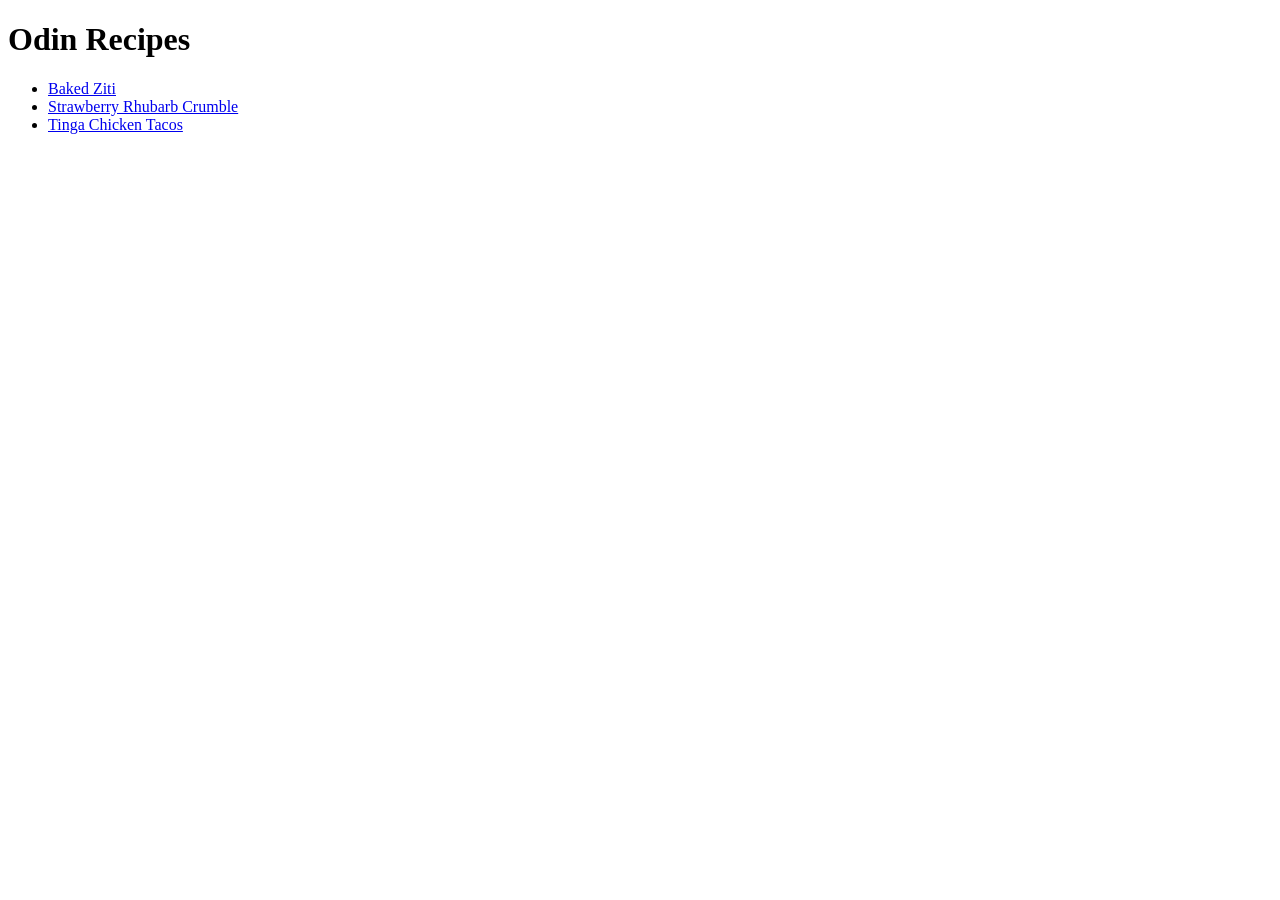
<file: index.html>
<!DOCTYPE html>
<html lang="en">
  <head>
    <meta charset="utf-8">
    <title>Odin Recipes</title>
  </head>

  <body>
    <h1>Odin Recipes</h1>
    <ul>
      <li><a href="recipes/baked-ziti.html">Baked Ziti</a></li>
      <li><a href="recipes/strawberry-rhubarb-crumble.html">Strawberry Rhubarb Crumble</a></li>
      <li><a href="recipes/tinga-chicken-tacos.html">Tinga Chicken Tacos</a></li>
    </ul>
  </body>
</html>
</file>
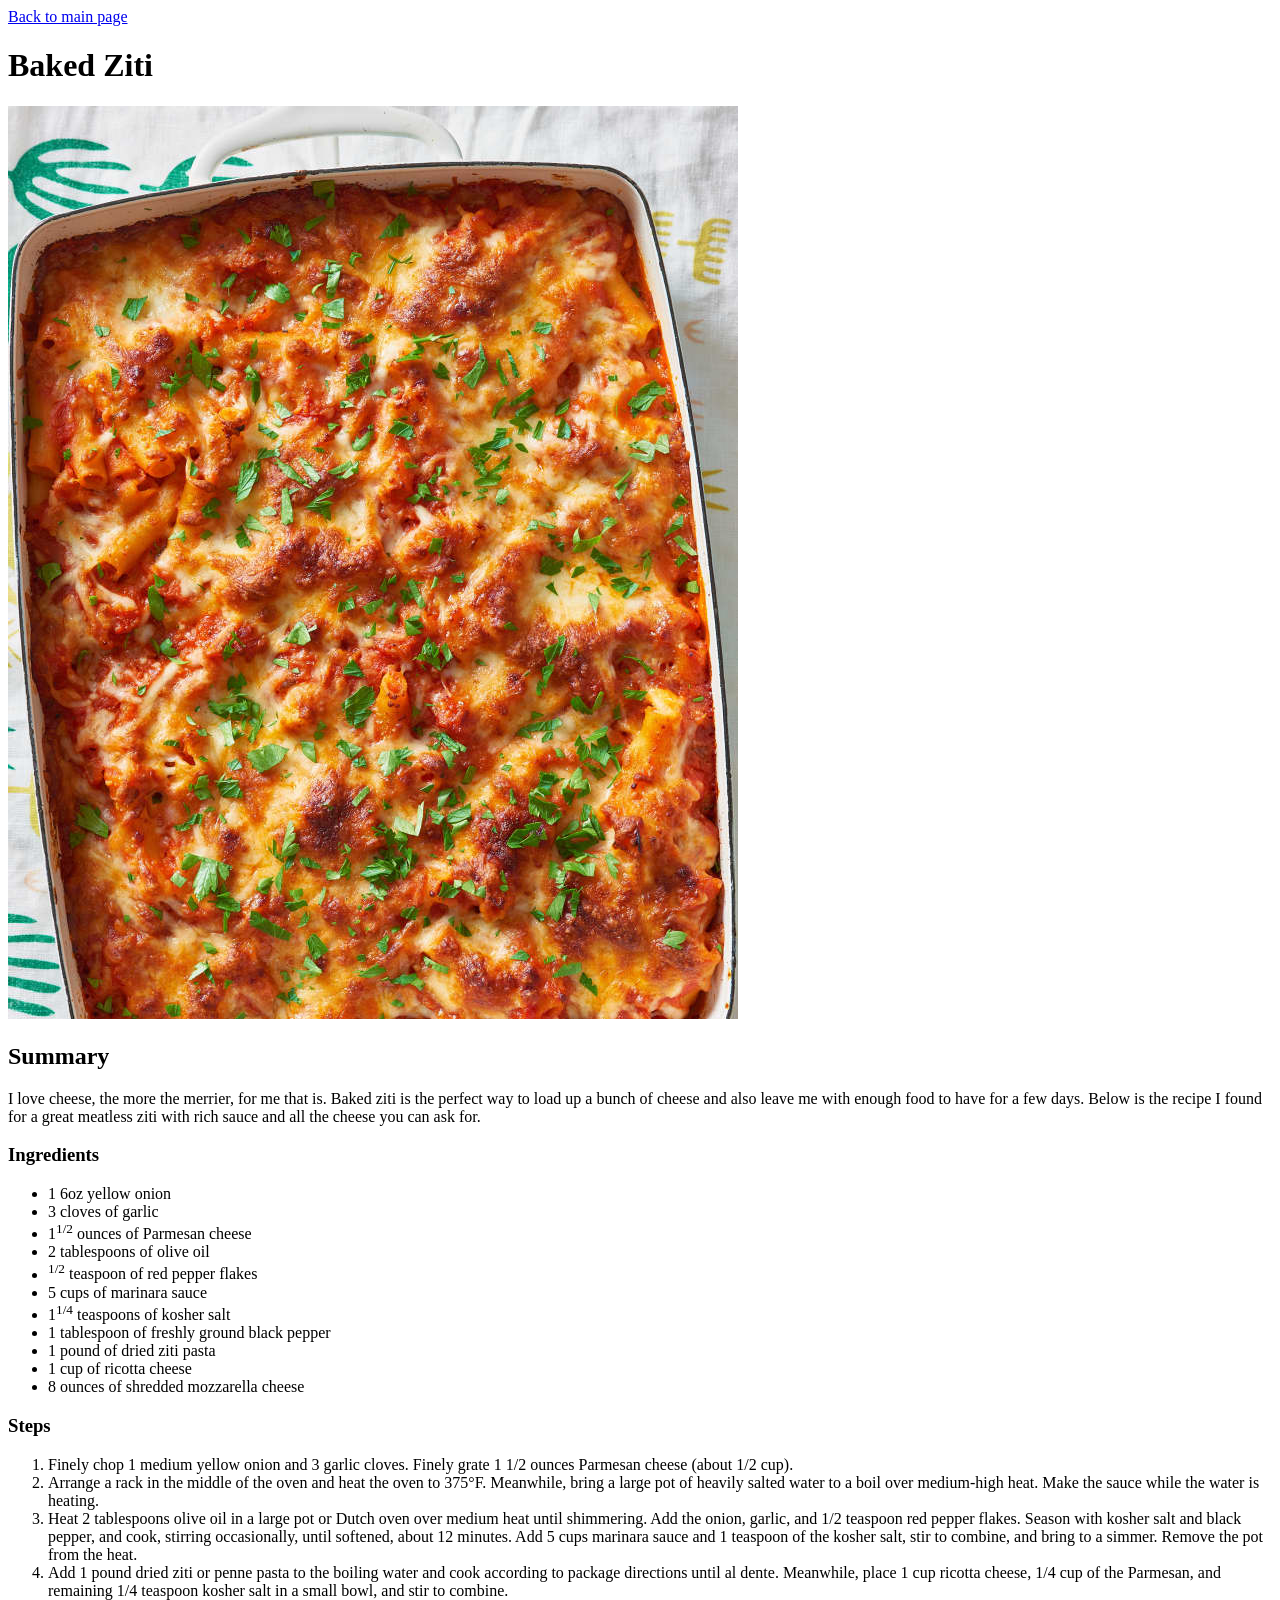
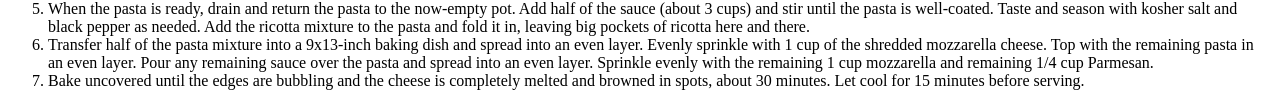
<file: recipes/baked-ziti.html>
<!DOCTYPE html>
<html lang="en">
  <head>
    <meta charset="UTF-8">
    <title>Baked Ziti</title>
  </head>
  <body>
    <a href="../index.html">Back to main page</a>
    <h1>Baked Ziti</h1>

    <img src="../recipe-images/baked-ziti.jpeg" alt="freshly baked ziti in a baking dish with chopped coriander sprinkled on top">
    
      <h2>Summary</h2>

      <p>I love cheese, the more the merrier, for me that is. Baked ziti is the perfect way to load up a bunch of cheese and also leave me with enough food to have for a few days. Below is the recipe I found for a great meatless ziti with rich sauce and all the cheese you can ask for.</p>
  <!-- source link for this recipe https://www.thekitchn.com/how-to-make-an-all-star-baked-ziti-231963 -->
      <h3>Ingredients</h3>
      <ul>
        <li>1 6oz yellow onion</li>
        <li>3 cloves of garlic</li>
        <li>1<sup>1/2</sup> ounces of Parmesan cheese</li>
        <li>2 tablespoons of olive oil</li>
        <li><sup>1/2</sup> teaspoon of red pepper flakes</li>
        <li>5 cups of marinara sauce</li>
        <li>1<sup>1/4</sup> teaspoons of kosher salt</li>
        <li>1 tablespoon of freshly ground black pepper</li>
        <li>1 pound of dried ziti pasta</li>
        <li>1 cup of ricotta cheese</li>
        <li>8 ounces of shredded mozzarella cheese</li>
      </ul>

      <h3>Steps</h3>
      <ol>
        <li>Finely chop 1 medium yellow onion and 3 garlic cloves. Finely grate 1 1/2 ounces Parmesan cheese (about 1/2 cup).</li>
        <li>Arrange a rack in the middle of the oven and heat the oven to 375°F. Meanwhile, bring a large pot of heavily salted water to a boil over medium-high heat. Make the sauce while the water is heating.</li>
        <li>Heat 2 tablespoons olive oil in a large pot or Dutch oven over medium heat until shimmering. Add the onion, garlic, and 1/2 teaspoon red pepper flakes. Season with kosher salt and black pepper, and cook, stirring occasionally, until softened, about 12 minutes. Add 5 cups marinara sauce and 1 teaspoon of the kosher salt, stir to combine, and bring to a simmer. Remove the pot from the heat.</li>
        <li>Add 1 pound dried ziti or penne pasta to the boiling water and cook according to package directions until al dente. Meanwhile, place 1 cup ricotta cheese, 1/4 cup of the Parmesan, and remaining 1/4 teaspoon kosher salt in a small bowl, and stir to combine.</li>
        <li>When the pasta is ready, drain and return the pasta to the now-empty pot. Add half of the sauce (about 3 cups) and stir until the pasta is well-coated. Taste and season with kosher salt and black pepper as needed. Add the ricotta mixture to the pasta and fold it in, leaving big pockets of ricotta here and there.</li>
        <li>Transfer half of the pasta mixture into a 9x13-inch baking dish and spread into an even layer. Evenly sprinkle with 1 cup of the shredded mozzarella cheese. Top with the remaining pasta in an even layer. Pour any remaining sauce over the pasta and spread into an even layer. Sprinkle evenly with the remaining 1 cup mozzarella and remaining 1/4 cup Parmesan.</li>
        <li>Bake uncovered until the edges are bubbling and the cheese is completely melted and browned in spots, about 30 minutes. Let cool for 15 minutes before serving.</li>
      </ol>
  </body>
</html>
</file>
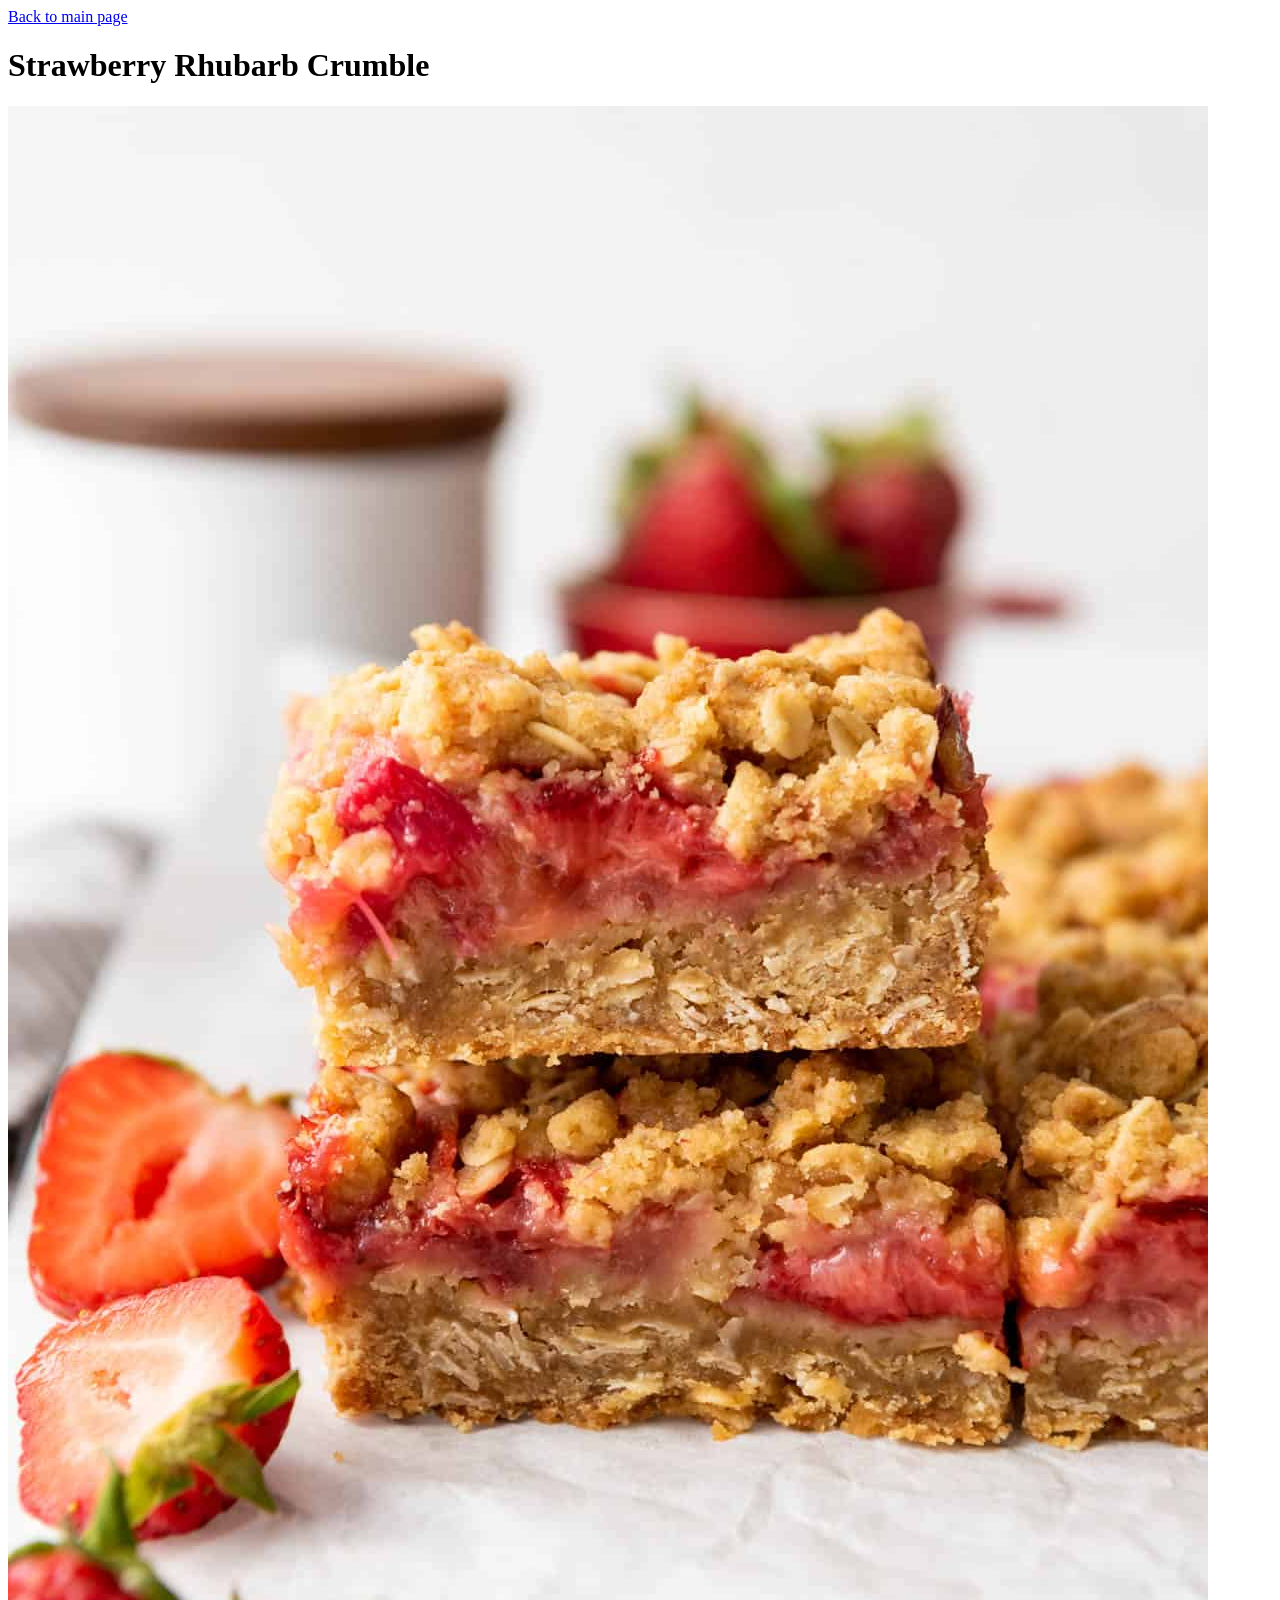
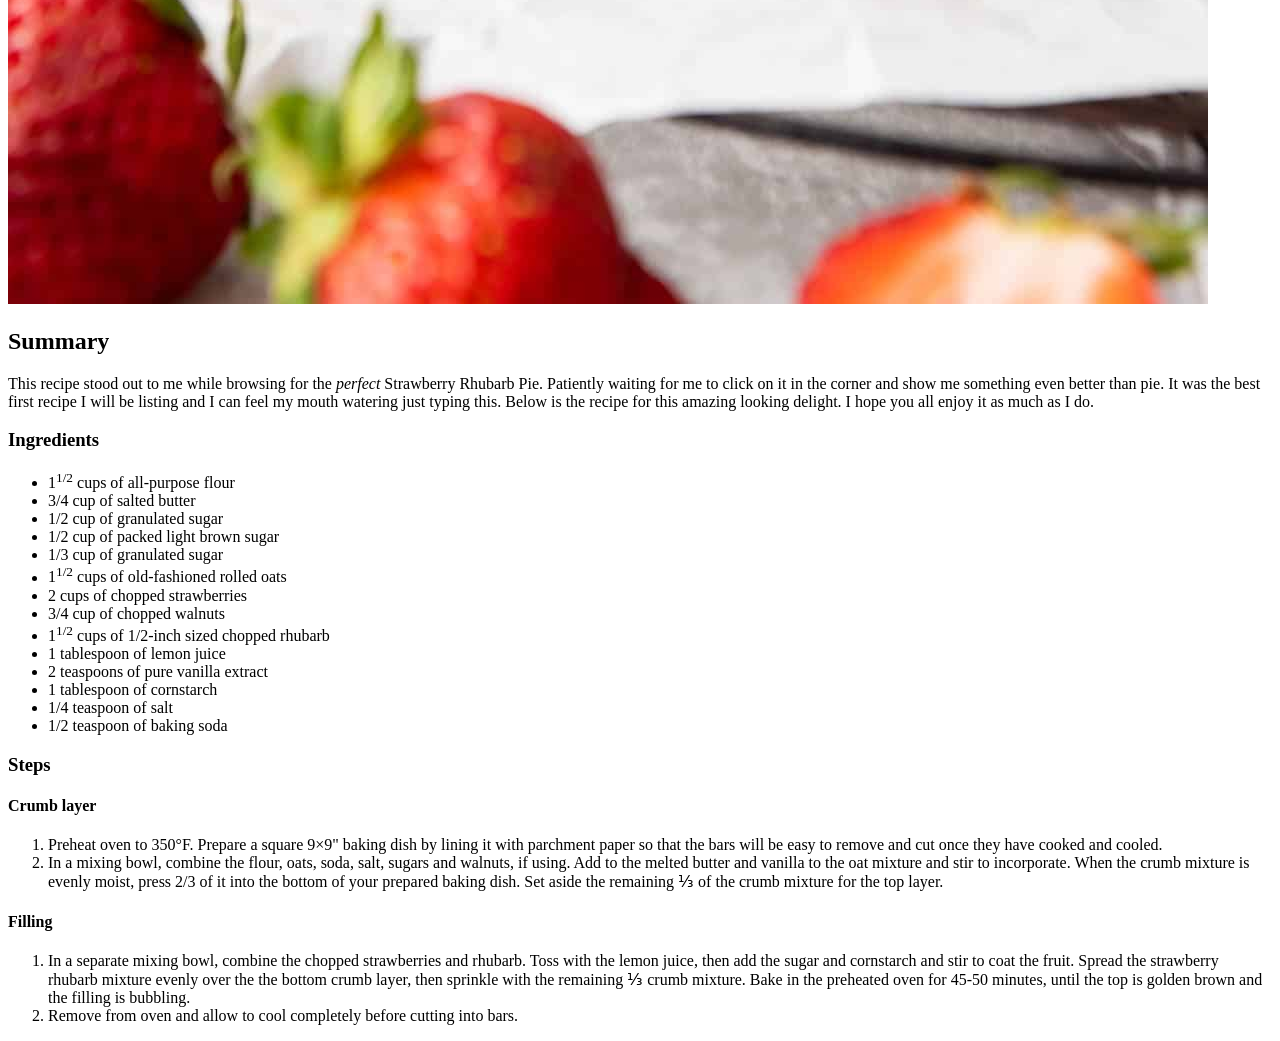
<file: recipes/strawberry-rhubarb-crumble.html>
<!DOCTYPE html>
<html lang="en">
  <head>
    <meta charset="UTF-8">
    <title>Strawberry Rhubarb Crumble</title>
  </head>
  <body>
    <a href="../index.html">Back to main page</a>
    <h1>Strawberry Rhubarb Crumble</h1>
    
    <img src="../recipe-images/strawberry-rhubarb-bar.jpg" alt="several crisp strawberry rhubarb crumble bars stacked on a napkin with cut strawberries next to them">
  
      <h2>Summary</h2>
      <p>
        This recipe stood out to me while browsing for the <em>perfect</em> Strawberry Rhubarb Pie. Patiently waiting for me to click on it in the corner and show me something even better than pie. It was the best first recipe I will be listing and I can feel my mouth watering just typing this. Below is the recipe for this amazing looking delight. I hope you all enjoy it as much as I do.
      </p>
  <!-- source link for this recipe https://houseofnasheats.com/strawberry-rhubarb-crumb-bars/ -->
      <h3>Ingredients</h3>
      <ul>
        <li>1<sup>1/2</sup> cups of all-purpose flour</li>
        <li>3/4 cup of salted butter</li>
        <li>1/2 cup of granulated sugar</li>
        <li>1/2 cup of packed light brown sugar</li>
        <li>1/3 cup of granulated sugar</li>
        <li>1<sup>1/2</sup> cups of old-fashioned rolled oats</li>
        <li>2 cups of chopped strawberries</li>
        <li>3/4 cup of chopped walnuts</li>
        <li>1<sup>1/2</sup> cups of 1/2-inch sized chopped rhubarb</li>
        <li>1 tablespoon of lemon juice</li>
        <li>2 teaspoons of pure vanilla extract</li>
        <li>1 tablespoon of cornstarch</li>
        <li>1/4 teaspoon of salt</li>
        <li>1/2 teaspoon of baking soda</li>
      </ul>

      <h3>Steps</h3>
        <h4>Crumb layer</h4>
        <ol>
          <li>Preheat oven to 350°F. Prepare a square 9×9" baking dish by lining it with parchment paper so that the bars will be easy to remove and cut once they have cooked and cooled.</li>
          <li>In a mixing bowl, combine the flour, oats, soda, salt, sugars and walnuts, if using. Add to the melted butter and vanilla to the oat mixture and stir to incorporate. When the crumb mixture is evenly moist, press 2/3 of it into the bottom of your prepared baking dish. Set aside the remaining ⅓ of the crumb mixture for the top layer.</li>
        </ol>
        <h4>Filling</h4>
        <ol>
          <li>In a separate mixing bowl, combine the chopped strawberries and rhubarb. Toss with the lemon juice, then add the sugar and cornstarch and stir to coat the fruit. Spread the strawberry rhubarb mixture evenly over the the bottom crumb layer, then sprinkle with the remaining ⅓ crumb mixture. Bake in the preheated oven for 45-50 minutes, until the top is golden brown and the filling is bubbling.</li>
          <li>Remove from oven and allow to cool completely before cutting into bars.</li>
        </ol>
  </body>
</html>
</file>
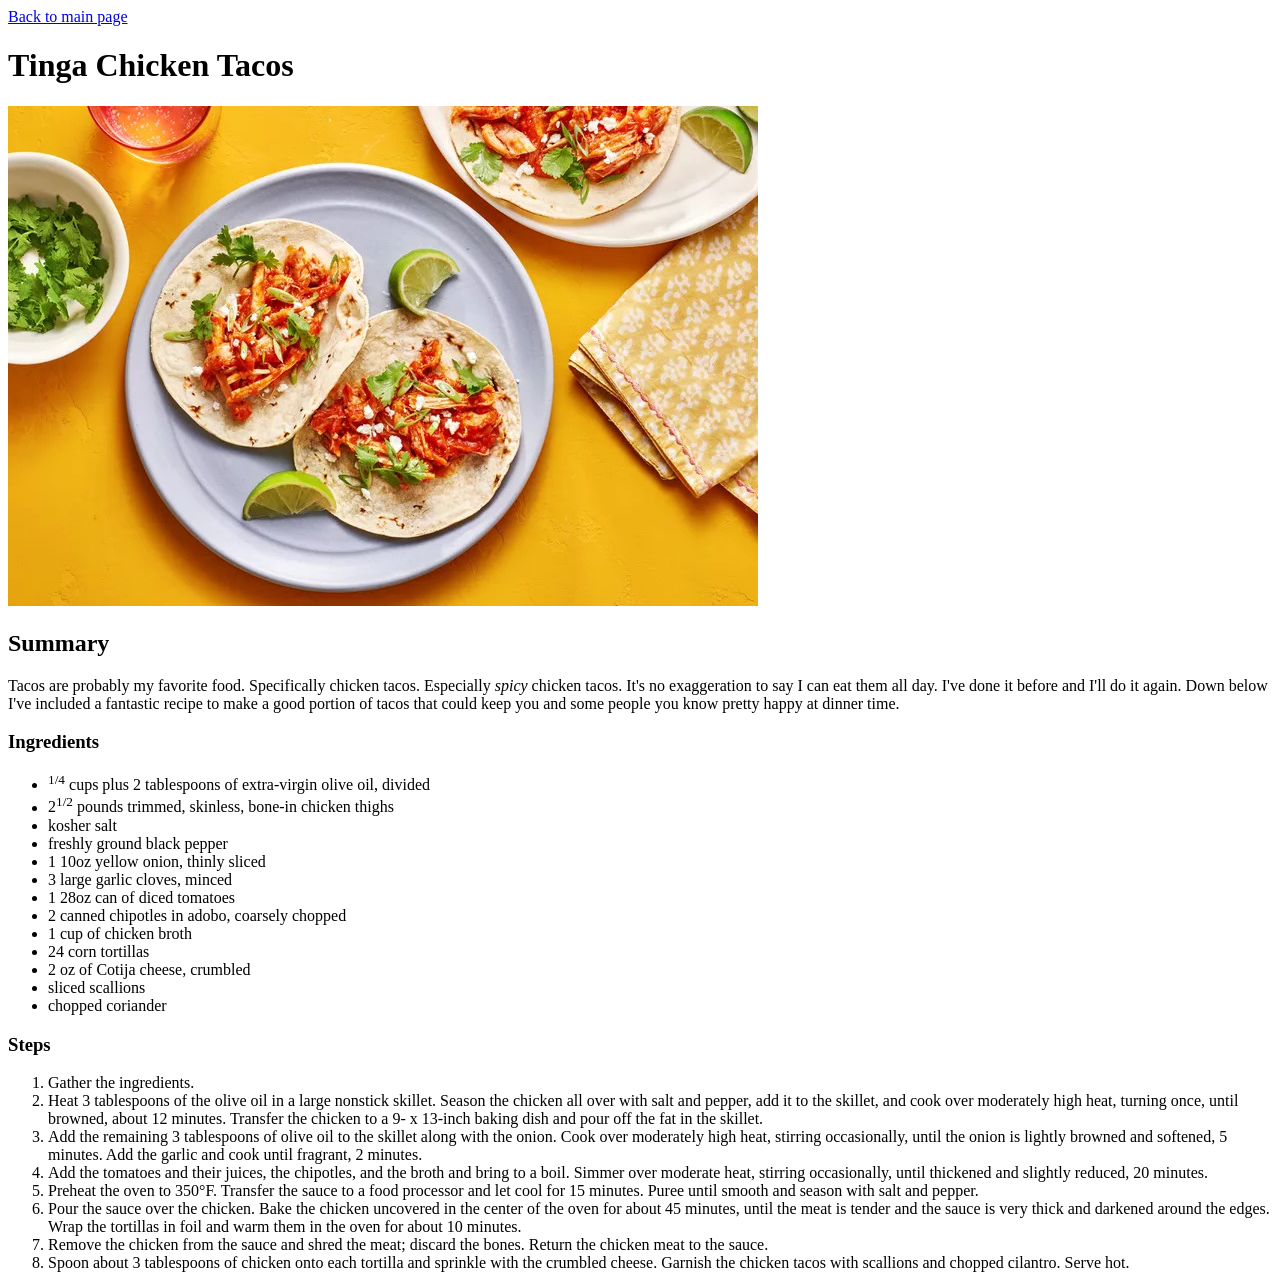
<file: recipes/tinga-chicken-tacos.html>
<!DOCTYPE html>
<html lang="en">
  <head>
    <meta charset="UTF-8">
    <title>Tinga Chicken Tacos</title>
  </head>
  <body>
    <a href="../index.html">Back to main page</a>
    <h1>Tinga Chicken Tacos</h1>

    <img src="../recipe-images/tinga-chicken-tacos-on-plate.jpg" alt="two tinga chicken tacos on a plate with lemon wedges and a small bowl of coriander">
  
    <h2>Summary</h2>
    <p>
      Tacos are probably my favorite food. Specifically chicken tacos. Especially <strong></strong><em>spicy</em> chicken tacos</strong>. It's no exaggeration to say I can eat them all day. I've done it before and I'll do it again. Down below I've included a fantastic recipe to make a good portion of tacos that could keep you and some people you know pretty happy at dinner time.
    </p>
  <!-- source link for this recipe https://www.foodandwine.com/recipes/chicken-tinga-tacos -->
    <h3>Ingredients</h3>
    <ul>
      <li><sup>1/4</sup> cups plus 2 tablespoons of extra-virgin olive oil, divided</li>
      <li>2<sup>1/2</sup> pounds trimmed, skinless, bone-in chicken thighs</li>
      <li>kosher salt</li>
      <li>freshly ground black pepper</li>
      <li>1 10oz yellow onion, thinly sliced</li>
      <li>3 large garlic cloves, minced</li>
      <li>1 28oz can of diced tomatoes</li>
      <li>2 canned chipotles in adobo, coarsely chopped</li>
      <li>1 cup of chicken broth</li>
      <li>24 corn tortillas</li>
      <li>2 oz of Cotija cheese, crumbled</li>
      <li>sliced scallions</li>
      <li>chopped coriander</li>
    </ul>
  
    <h3>Steps</h3>
    <ol>
      <li>Gather the ingredients.</li>
      <li>Heat 3 tablespoons of the olive oil in a large nonstick skillet. Season the chicken all over with salt and pepper, add it to the skillet, and cook over moderately high heat, turning once, until browned, about 12 minutes. Transfer the chicken to a 9- x 13-inch baking dish and pour off the fat in the skillet.</li>
      <li>Add the remaining 3 tablespoons of olive oil to the skillet along with the onion. Cook over moderately high heat, stirring occasionally, until the onion is lightly browned and softened, 5 minutes. Add the garlic and cook until fragrant, 2 minutes.</li>
      <li>Add the tomatoes and their juices, the chipotles, and the broth and bring to a boil. Simmer over moderate heat, stirring occasionally, until thickened and slightly reduced, 20 minutes.</li>
      <li>Preheat the oven to 350°F. Transfer the sauce to a food processor and let cool for 15 minutes. Puree until smooth and season with salt and pepper.</li>
      <li>Pour the sauce over the chicken. Bake the chicken uncovered in the center of the oven for about 45 minutes, until the meat is tender and the sauce is very thick and darkened around the edges. Wrap the tortillas in foil and warm them in the oven for about 10 minutes.</li>
      <li>Remove the chicken from the sauce and shred the meat; discard the bones. Return the chicken meat to the sauce.</li>
      <li>Spoon about 3 tablespoons of chicken onto each tortilla and sprinkle with the crumbled cheese. Garnish the chicken tacos with scallions and chopped cilantro. Serve hot.</li>
    </ol>
  </body>
</html>
</file>
